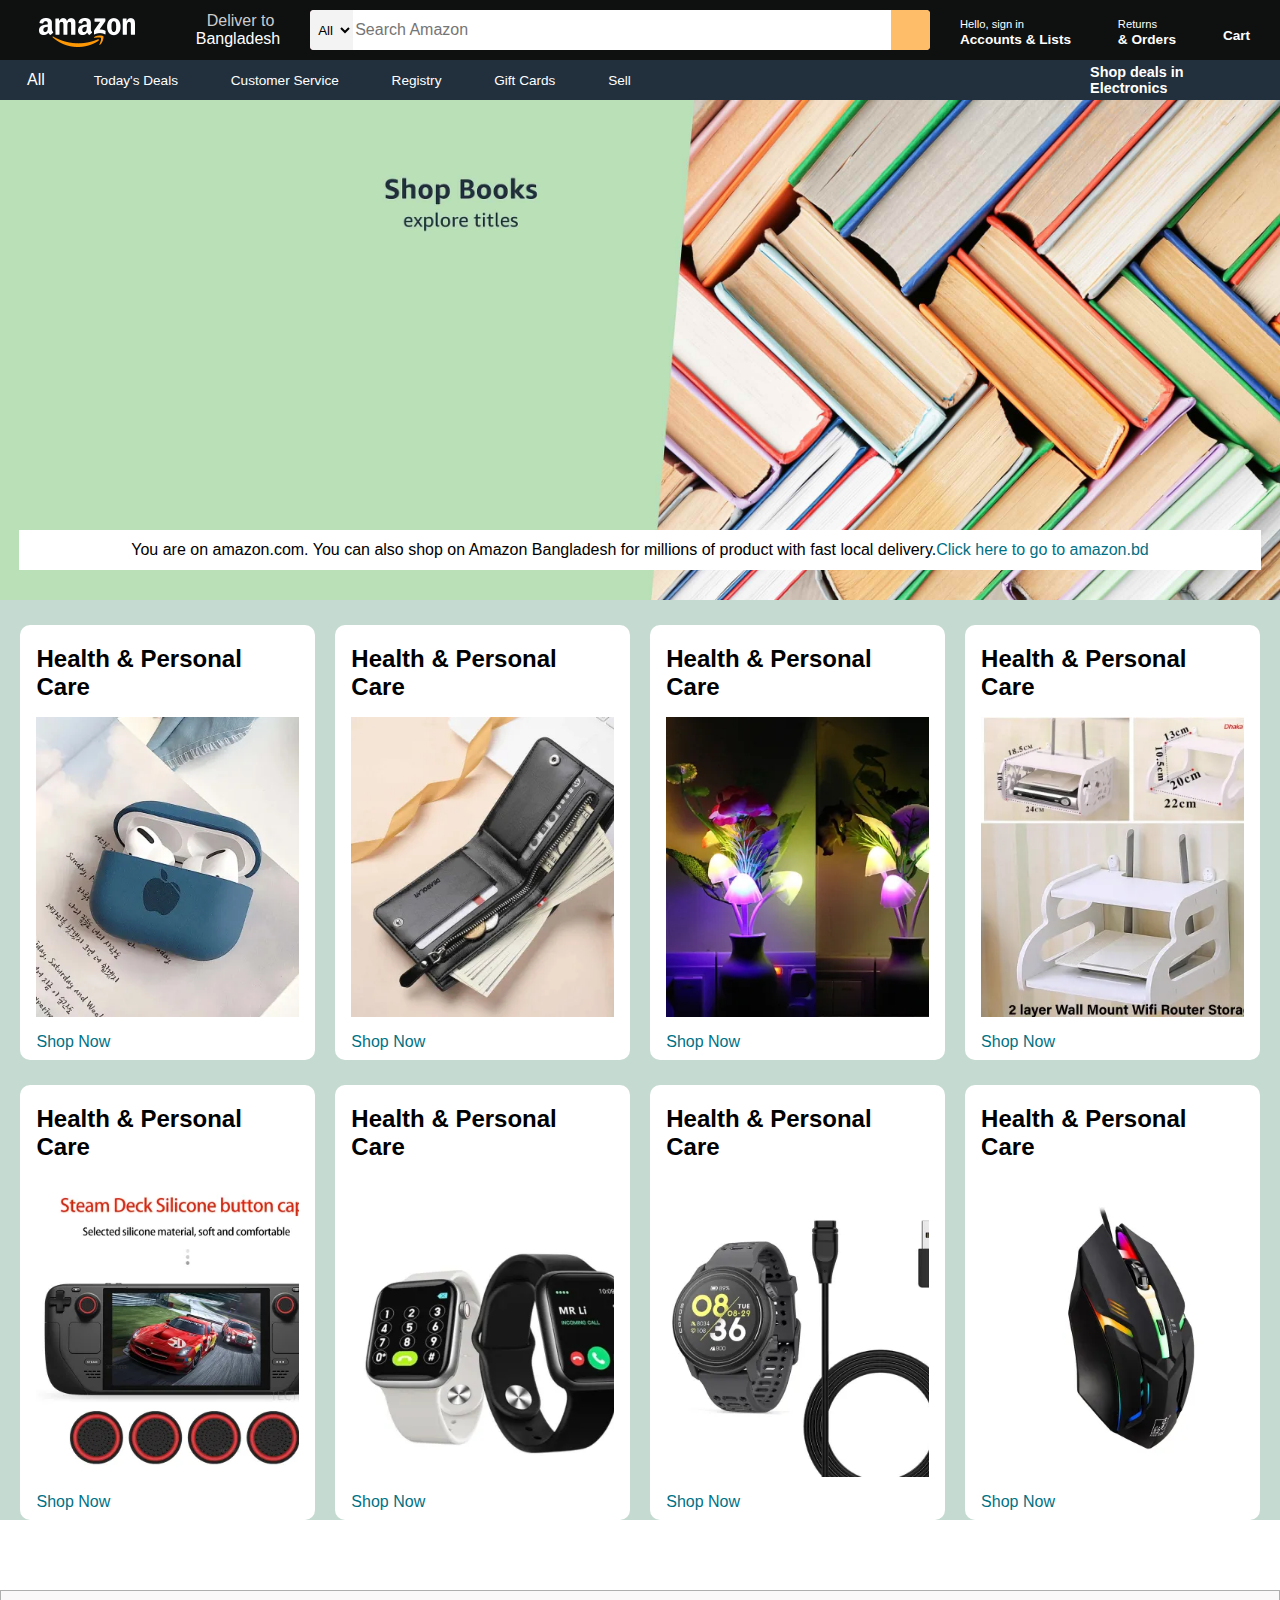
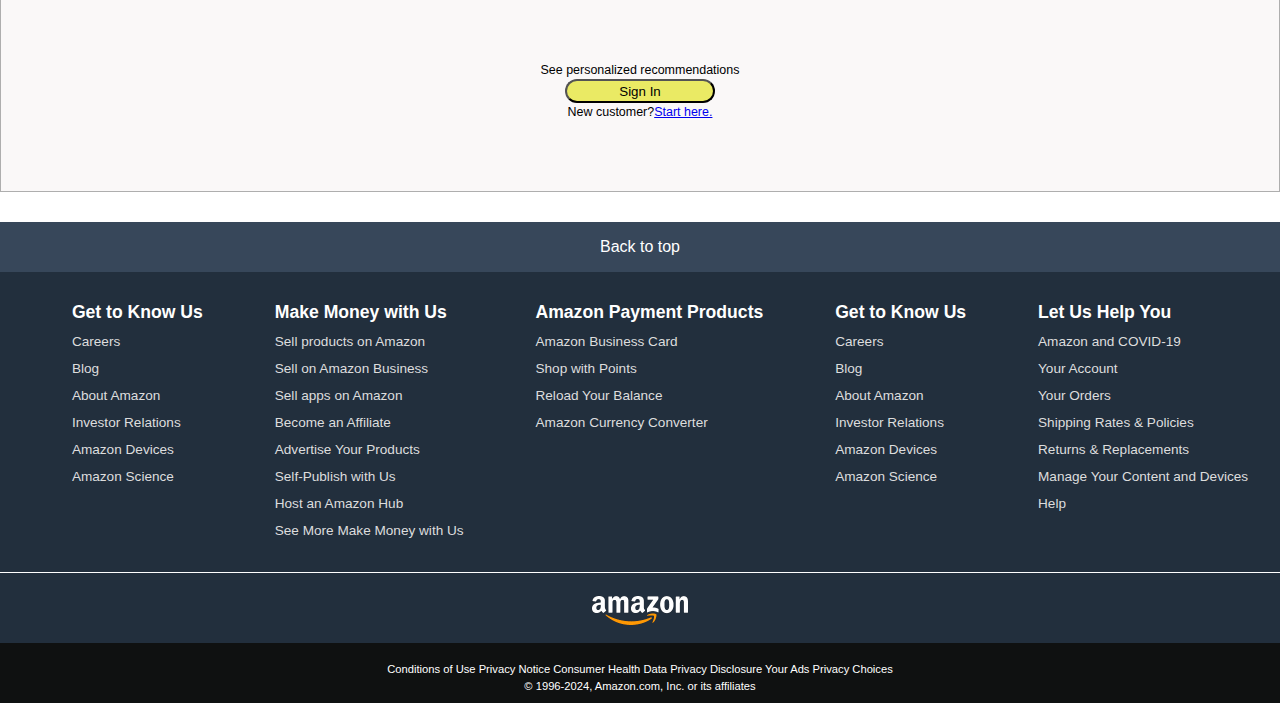
<file: amazon/index.html>
<!DOCTYPE html>
<html lang="en">
    <head>
        <meta charset="UTF-8" />
        <meta name="viewport" content="width=device-width, initial-scale=1.0" />
        <title>Amazon</title>
        <link
            rel="stylesheet"
            href="https://cdnjs.cloudflare.com/ajax/libs/font-awesome/6.6.0/css/all.min.css"
            integrity="sha512-Kc323vGBEqzTmouAECnVceyQqyqdsSiqLQISBL29aUW4U/M7pSPA/gEUZQqv1cwx4OnYxTxve5UMg5GT6L4JJg=="
            crossorigin="anonymous"
            referrerpolicy="no-referrer"
        />
        <link rel="stylesheet" href="style.css" />
    </head>
    <body>
        <header>
            <!-- navbar -->
            <div class="navbar">
                <div class="nav-logo border">
                    <div class="logo"></div>
                </div>
                <div class="nav-address border">
                    <p class="add-first">Deliver to</p>
                    <div class="add-icon">
                        <i
                            class="fa-solid fa-location-dot"
                            style="color: #ffffff"
                        ></i>
                        <p class="add-second">Bangladesh</p>
                    </div>
                </div>
                <div class="nav-search">
                    <select class="search-select">
                        <option value="">All</option>
                        <input
                            placeholder="Search Amazon"
                            class="search-input"
                        />
                        <div class="search-icon">
                            <i class="fa-solid fa-magnifying-glass"></i>
                        </div>
                    </select>
                </div>
                <div class="nav-signin border">
                    <p><span>Hello, sign in</span></p>
                    <p class="nav-second">Accounts & Lists</p>
                </div>
                <div class="nav-signin border">
                    <p><span>Returns</span></p>
                    <p class="nav-second">& Orders</p>
                </div>
                <div class="nav-cart border">
                    <i class="fa-solid fa-cart-shopping"></i>
                    Cart
                </div>
            </div>

            <!-- second navbar -->
            <div class="panel">
                <div class="panel-all border">
                    <i class="fa-solid fa-bars"></i>
                    All
                </div>
                <div class="panel-ops">
                    <p class="border">Today's Deals</p>
                    <p class="border">Customer Service</p>
                    <p class="border">Registry</p>
                    <p class="border">Gift Cards</p>
                    <p class="border">Sell</p>
                </div>
                <div class="panel-details border">Shop deals in Electronics</div>
            </div>
            <!-- background -->
            <div class="hero-section">
                <div class="hero-msg">
                    You are on amazon.com. You can also shop on Amazon
                    Bangladesh for millions of product with fast local delivery.
                    <a href="#">Click here to go to amazon.bd</a>
                </div>
            </div>

            <!-- shop section -->
            <div class="shop-section">
                <div class="box1 box">
                    <div class="box-content">
                        <h2>Health & Personal Care</h2>
                        <div
                            class="box-img"
                            style="background-image: url('box6.png')"
                        ></div>
                        <a href="#">Shop Now</a>
                    </div>
                </div>
                <div class="box2 box">
                    <div class="box-content">
                        <h2>Health & Personal Care</h2>
                        <div
                            class="box-img"
                            style="background-image: url('box2.png')"
                        ></div>
                        <a href="#">Shop Now</a>
                    </div>
                </div>
                <div class="box3 box">
                    <div class="box-content">
                        <h2>Health & Personal Care</h2>
                        <div
                            class="box-img"
                            style="background-image: url('box7.png')"
                        ></div>
                        <a href="#">Shop Now</a>
                    </div>
                </div>
                <div class="box4 box">
                    <div class="box-content">
                        <h2>Health & Personal Care</h2>
                        <div
                            class="box-img"
                            style="background-image: url('box4.png')"
                        ></div>
                        <a href="#">Shop Now</a>
                    </div>
                </div>
                <div class="box1 box">
                    <div class="box-content">
                        <h2>Health & Personal Care</h2>
                        <div
                            class="box-img"
                            style="background-image: url('box5.png')"
                        ></div>
                        <a href="#">Shop Now</a>
                    </div>
                </div>
                <div class="box2 box">
                    <div class="box-content">
                        <h2>Health & Personal Care</h2>
                        <div
                            class="box-img"
                            style="background-image: url('box1.png')"
                        ></div>
                        <a href="#">Shop Now</a>
                    </div>
                </div>
                <div class="box3 box">
                    <div class="box-content">
                        <h2>Health & Personal Care</h2>
                        <div
                            class="box-img"
                            style="background-image: url('box3.png')"
                        ></div>
                        <a href="#">Shop Now</a>
                    </div>
                </div>
                <div class="box4 box">
                    <div class="box-content">
                        <h2>Health & Personal Care</h2>
                        <div
                            class="box-img"
                            style="background-image: url('box8.png')"
                        ></div>
                        <a href="#">Shop Now</a>
                    </div>
                </div>
            </div>
        </header>
        <footer>
            <div class="foot-signin">
                <p>See personalized recommendations</p>
                <button class="signin-btn">Sign In</button>
                <p new-cstmr>New customer?<a href="#">Start here.</a></p>

            </div>
            <div class="foot-panel1">
                Back to top
            </div>
            <div class="foot-panel2">
                <ul>
                    <p>Get to Know Us</p>
                    <li><a href="#">Careers</a></li>
                    <li><a href="#">Blog</a></li>
                    <li><a href="#">About Amazon</a></li>
                    <li><a href="#">Investor Relations</a></li>
                    <li><a href="#">Amazon Devices</a></li>
                    <li><a href="#">Amazon Science</a></li>
                </ul>

                <ul class="">
                    <p>Make Money with Us</p>
                    <li><a href="#">Sell products on Amazon</a></li>
                    <li><a href="#">Sell on Amazon Business</a></li>
                    <li><a href="#">Sell apps on Amazon</a></li>
                    <li><a href="#">Become an Affiliate</a></li>
                    <li><a href="#">Advertise Your Products</a></li>
                    <li><a href="#">Self-Publish with Us</a></li>
                    <li><a href="#">Host an Amazon Hub</a></li>
                    <li><a href="#">See More Make Money with Us</a></li>
                </ul>

                <ul class="">
                    <p>Amazon Payment Products</p>
                    <li><a href="#">Amazon Business Card</a></li>
                    <li><a href="#">Shop with Points</a></li>
                    <li><a href="#">Reload Your Balance</a></li>
                    <li><a href="#">Amazon Currency Converter</a></li>
                </ul>

                <ul>
                    <p>Get to Know Us</p>
                    <li><a href="#">Careers</a></li>
                    <li><a href="#">Blog</a></li>
                    <li><a href="#">About Amazon</a></li>
                    <li><a href="#">Investor Relations</a></li>
                    <li><a href="#">Amazon Devices</a></li>
                    <li><a href="#">Amazon Science</a></li>
                </ul>

                <ul class="">
                    <p>Let Us Help You</p>
                    <li><a href="#">Amazon and COVID-19</a></li>
                    <li><a href="#">Your Account</a></li>
                    <li><a href="#">Your Orders</a></li>
                    <li><a href="#">Shipping Rates & Policies</a></li>
                    <li><a href="#">Returns & Replacements</a></li>
                    <li><a href="#">Manage Your Content and Devices</a></li>
                    <li><a href="#">Help</a></li>
                </ul>
            </div>

            <div class="foot-pannel3">
                <div class="logo"></div>
            </div>

            <div class="foot-panel4">
                <div class="pages">
                    <a>Conditions of Use</a>
                    <a>Privacy Notice</a>
                    <a>Consumer Health Data Privacy Disclosure</a>
                    <a>Your Ads Privacy Choices</a>
                </div>
                <div class="copyright">
                    © 1996-2024, Amazon.com, Inc. or its affiliates
                </div>
            </div>
        </footer>
    </body>
</html>
</file>
<file: amazon/style.css>
* {
    margin: 0;
    font-family: Arial;
    /* border under content not out of content */
    border: border-bow;
}

.navbar {
    height: 60px;
    background-color: #0f1111;
    color: white;
    display: flex;
    align-items: center;
    justify-content: space-evenly;
}

.nav-logo {
    height: 50px;
    width: 115px;
}
.logo {
    background-image: url("logo.png");
    background-size: cover;
    height: 50px;
    width: 100%;
}

.border {
    border: 2px solid transparent;
    padding: 8px 15px;
}

.border:hover {
    border: 1.5px solid white;
}

/* box2 */

.add-first {
    color: #cccccc;
    font-size: 0.85rm;
    margin-left: 15px;
}

.add-second {
    font-size: 1rem;
    margin-left: 4px;
}

.add-icon {
    display: flex;
    align-items: center;
}

/* box3 */
.nav-search {
    display: flex;
    justify-content: space-evenly;
    background-color: pink;
    width: 620px;
    height: 40px;
    border-radius: 4px;
}

.nav-search:hover {
    border: 2px solid #febd68; 

}

.search-select {
    background-color: #f3f3f3;
    width: 50px;
    text-align: center;
    border-top-left-radius: 4px;
    border-bottom-left-radius: 4px;
    border: none;
}

.search-input {
    width: 100%;
    font-size: 1rem;
    border: none;
}

.search-icon {
    width: 45px;
    display: flex;
    justify-content: center;
    align-items: center;
    font-size: 1.2rem;
    background-color: #febd68;
    color: #0f1111;
    border-top-right-radius: 4px;
    border-bottom-right-radius: 4px;
}



/* box4 */
span {
    font-size: 0.7rem;
}

.nav-second {
    font-size: 0.85rem;
    font-weight: 700;
}

/* box5 */
.nav-cart i {
    font-size: 30px;
}

.nav-cart {
    font-size: 0.85rem;
    font-weight: 700;
}

/* second nav */
.panel{
    height: 40px;
    background-color: #222f3d;
    display: flex;
    color: white;
    align-items: center;
    justify-content: space-evenly;
}

.panel-ops p {
    display: inline;
    margin-left: 15px;
}

.panel-all {
    margin-left: 10px;
}
.panel-ops {
    width: 80%;
    font-size: 0.85rem;
}

.panel-details {
    font-size: 0.9rem;
    font-weight: 700;
}

/* hero section */

.hero-section {
    background-image: url("background.png");
    background-size: cover;
    height: 500px;
    display: flex;
    justify-content: center;
    align-items: flex-end;

}

.hero-msg {
    background-color: white;
    color: black;
    height: 40px;
    display: flex;
    align-items: center;
    justify-content: center;
    font-size: 1rem;
    width: 97%;
    margin-bottom: 30px;
}

.hero-msg a {
    color: #007185;
    text-decoration: none;
}

/* bow section */
.shop-section {
    display: flex;
    flex-wrap: wrap;
    justify-content: space-evenly;
    background-color: #c5dad0;
}
.box {
    height:400px;
    /* border: 2px solid black; */
    width: 23%;
    background-color: white;
    padding: 20px 0px 15px;
    margin-top: 25px;
    border-radius: 10px;
}

.box-img {
    height: 300px;
    background-size: cover;
    margin-top: 1rem;
    margin-bottom: 1rem;
}


.box-content {
    margin-left: 1rem;
    margin-right: 1rem;
}

.box-content a {
    color: #007185;
    text-decoration: none;
}

/* footer */
footer{
    margin-top: 10px;
}

.foot-signin {
    display: flex;
    flex-direction: column;
    justify-content: center;
    align-items: center;
    height: 200px;
    margin-top: 70px;
    border: 1px solid rgb(174, 174, 174);
    background-color: #faf8f8;
}

.foot-signin p {
    font-size: 0.78rem;
    padding: 2px;
}

.signin-btn {
    height: 24px;
    width: 150px;
    background-color: rgb(234, 234, 100);
    border-radius: 20px;
}

.foot-panel1 {
    background-color: #37475a;
    color: white;
    height: 50px;
    display: flex;
    align-items: center;
    justify-content: center;
    margin-top: 30px;
}

.foot-panel2{
    background-color: #222f3d;
    color: white;
    height: 300px;
    display: flex;
    justify-content: space-evenly;
}

.foot-panel2 li {
    list-style-type: none;
    margin-top: 9px;
}

.foot-panel2 a{
    text-decoration: none;
    color: white;
    font-size: 0.85rem;
    color: #dddddd;
}

ul {
    margin-top: 30px;
}

ul p{
    font-weight: 550;
    font-size: 1.1rem;
}

.foot-pannel3 {
    background-color: #222f3d;
    border-top: 0.5px solid white;
    height: 70px;
    display: flex;
    justify-content: center;
    align-items: center;
}

.logo {
    background-image: url("logo.png");
    background-size: cover;
    height: 50px;
    width: 115px;
}

.foot-panel4 {
    background-color: #0f1111;
    color: white;
    height: 60px;
    font-size: 0.7rem;
    text-align: center;
}

.pages {
    padding-top: 20px;
}
.copyright{
    padding-top: 5px;
}
</file>
